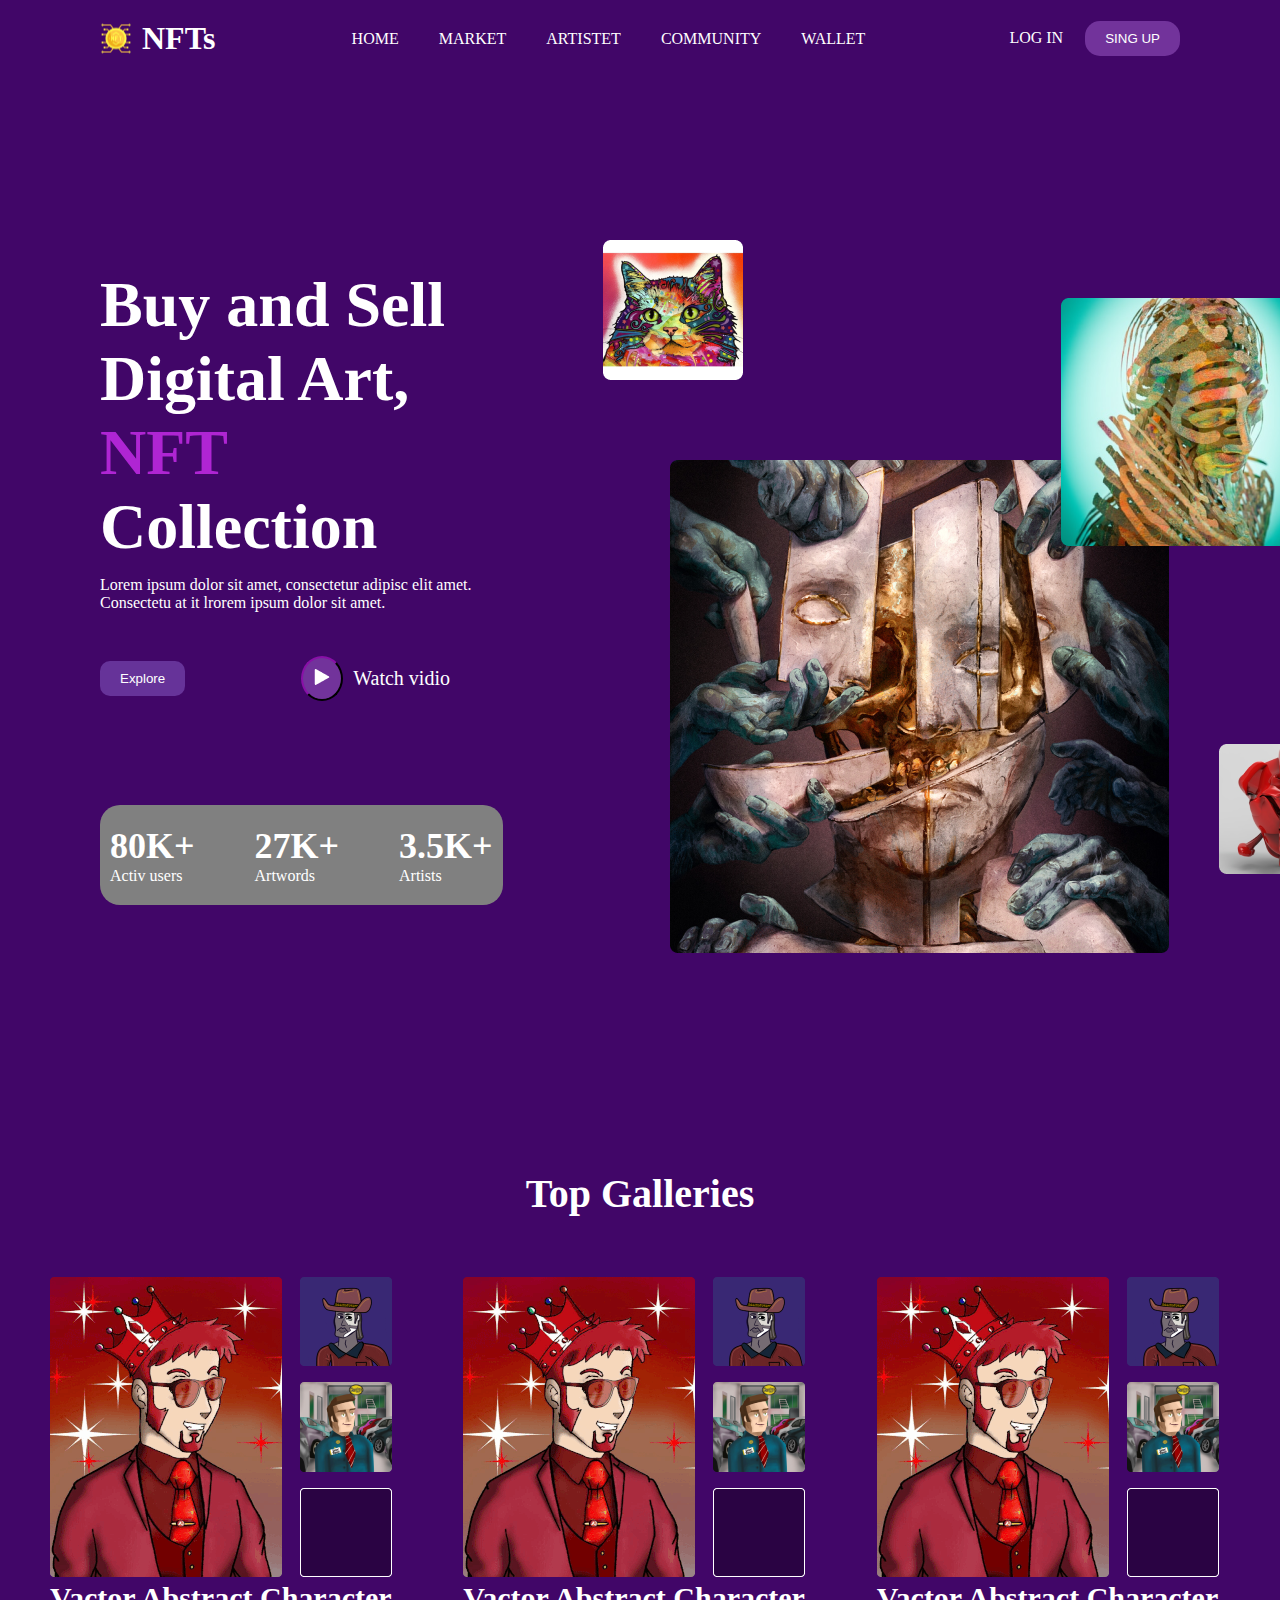
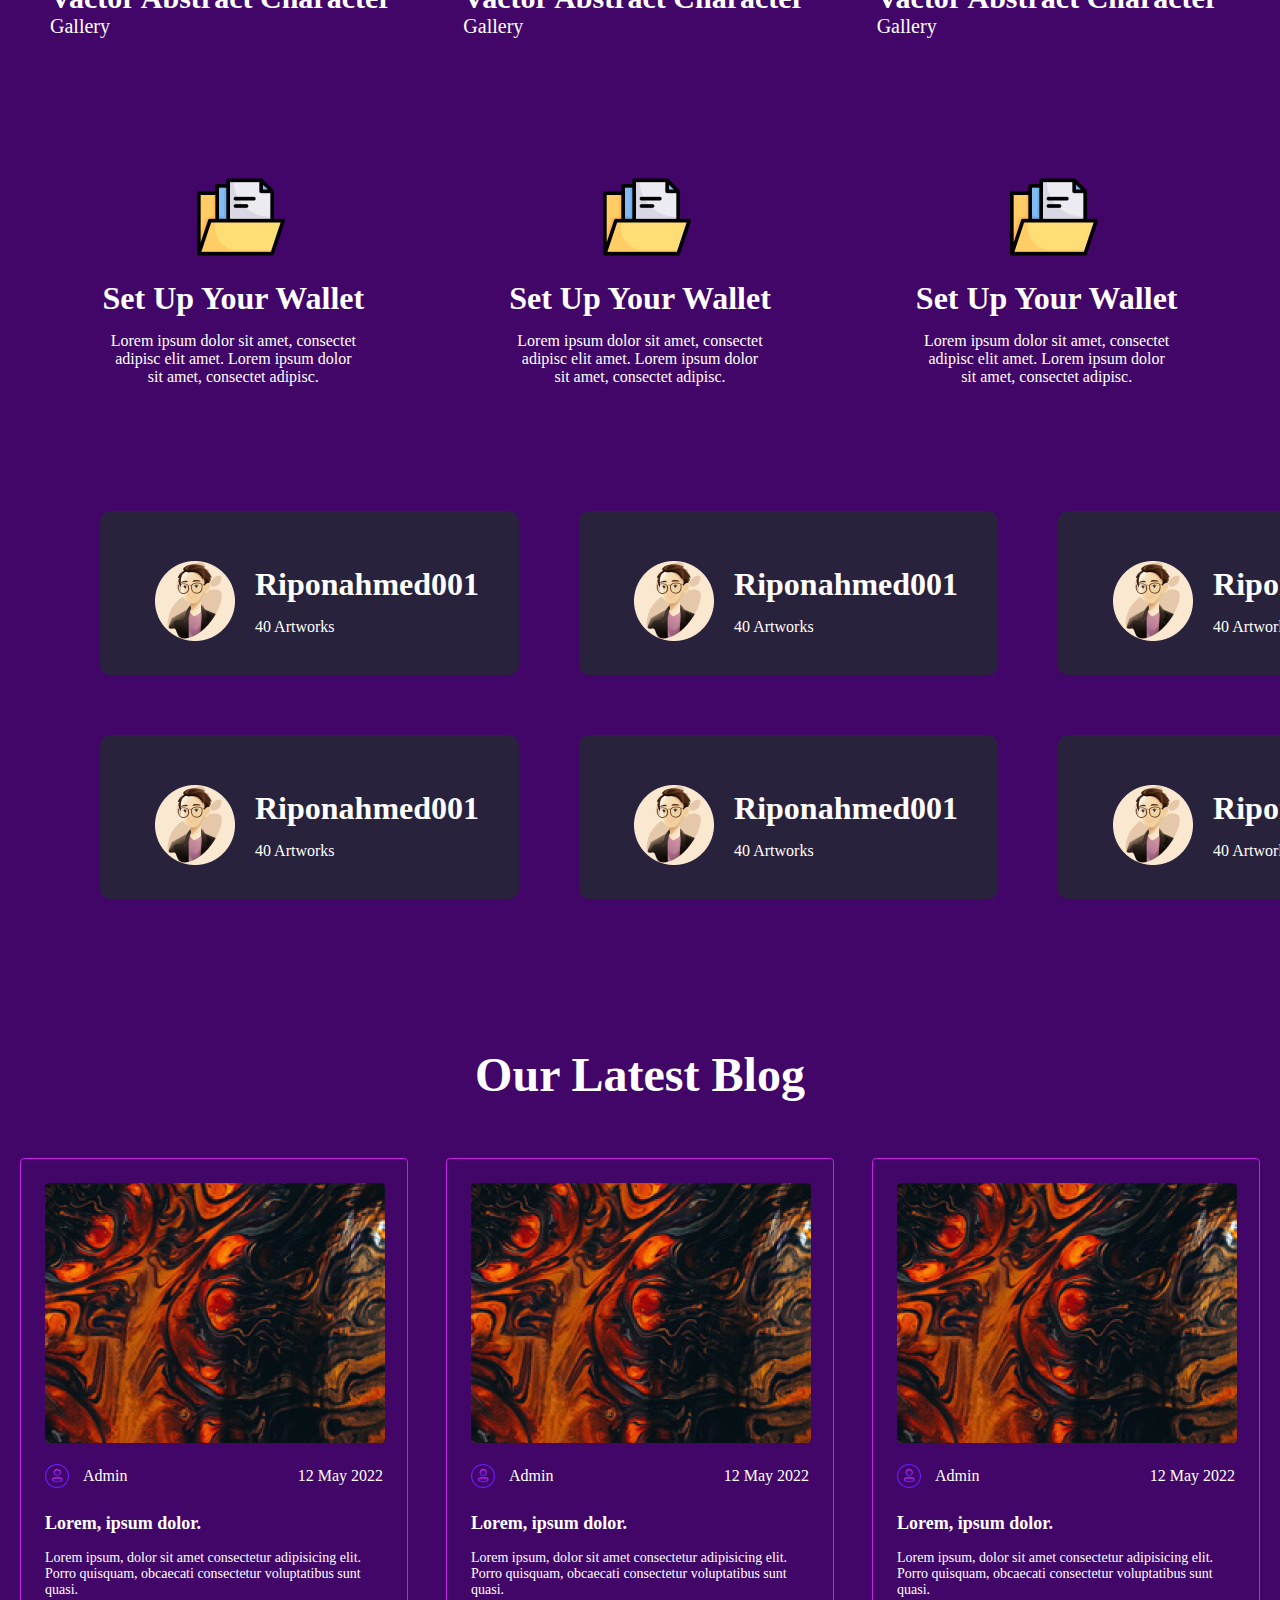
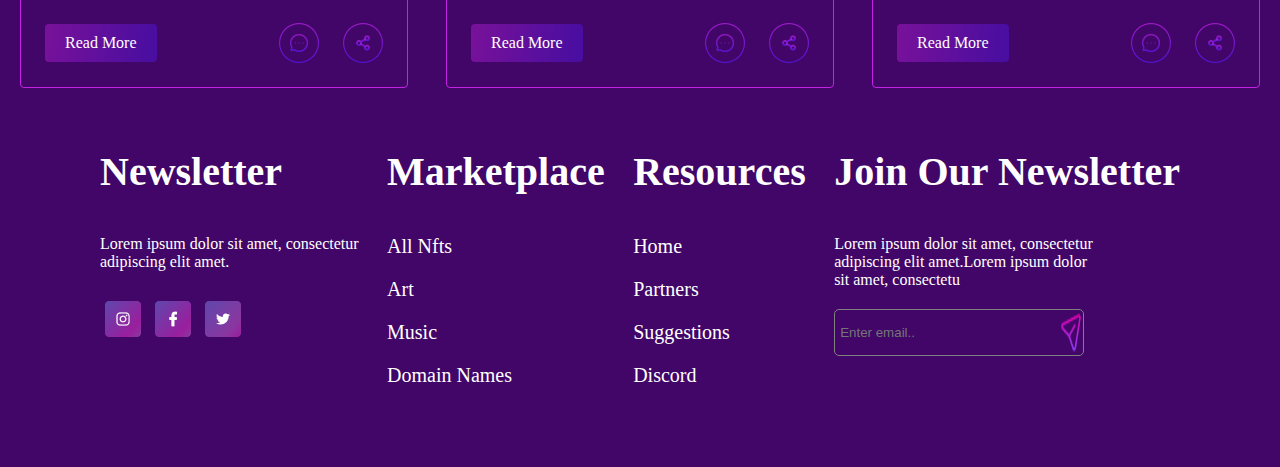
<file: index.html>
<!DOCTYPE html>
<html lang="en">

<head>
    <meta charset="UTF-8">
    <meta http-equiv="X-UA-Compatible" content="IE=edge">
    <meta name="viewport" content="width=device-width, initial-scale=1.0">
    <link rel="stylesheet" href="./style/style.css">
    <title>New Project</title>
</head>

<body>

    <section class="banner">

        <div class="banner1">
            <div class="logo">
                <img src="./nft (1) 1.svg" alt="">
                <h1>NFTs</h1>
            </div>


            <div class="menu">
                <a href="#">HOME</a>
                <a href="#">MARKET</a>
                <a href="#">ARTISTET</a>
                <a href="#">COMMUNITY</a>
                <a href="#">WALLET</a>

            </div>
            <div class="menu1">
                <a href="#">LOG IN</a>
                <button>SING UP</button>
            </div>
        </div>
    </section>
    <section class="title">
        <div class="title1">
            <div class="title_left">
                <h1>Buy and Sell<br /> Digital Art,<br />
                    <span>NFT</span> Collection</h1>
                <p>Lorem ipsum dolor sit amet, consectetur adipisc elit amet.<br /> Consectetu at it lrorem ipsum dolor
                    sit
                    amet.</p>
                <div class="vid">
                    <div class="btn"><button>Explore</button></div>

                    <div class="vidio"><button><img src="./Group 122.png" alt=""></button>
                        <p>Watch vidio</p>
                    </div>
                </div>
                <div class="act">
                    <div class="activ">
                        <h1>80K+</h1>
                        <p>Activ users</p>
                    </div>
                    <div class="activ">
                        <h1>27K+</h1>
                        <p>Artwords</p>
                    </div>
                    <div class="activ">
                        <h1>3.5K+</h1>
                        <p>Artists</p>
                    </div>
                </div>


            </div>
            <div class="title_right">
                <img src="./Group 379 (2).png" alt="">
            </div>
        </div>
    </section>
    <section class="gallery">
        <div class="satr">
            <h1>Top Galleries</h1>
        </div>
        <div class="rasm1">
            <div class="rasm">
                <img src="./Group 379.png" alt="">
                <h1>Vactor Abstract Character</h1>
                <p>Gallery</p>
            </div>
            <div class="rasm">
                <img src="./Group 379.png" alt="">
                <h1>Vactor Abstract Character</h1>
                <p>Gallery</p>
            </div>
            <div class="rasm">
                <img src="./Group 379.png" alt="">
                <h1>Vactor Abstract Character</h1>
                <p>Gallery</p>
            </div>
        </div>




        </div>

    </section>

    <section class="nfts">
        <div class="nft">
            <div class="foto">
                <img src="./image 364.png" alt="">
                <h1>Set Up Your Wallet</h1>
                <p>Lorem ipsum dolor sit amet, consectet <br />adipisc elit amet. Lorem ipsum dolor <br />sit amet,
                    consectet
                    adipisc.</p>
            </div>
            <div class="foto">
                <img src="./image 364.png" alt="">
                <h1>Set Up Your Wallet</h1>
                <p>Lorem ipsum dolor sit amet, consectet <br />adipisc elit amet. Lorem ipsum dolor <br />sit amet,
                    consectet
                    adipisc.</p>
            </div>
            <div class="foto">
                <img src="./image 364.png" alt="">
                <h1>Set Up Your Wallet</h1>
                <p>Lorem ipsum dolor sit amet, consectet <br />adipisc elit amet. Lorem ipsum dolor <br />sit amet,
                    consectet
                    adipisc.</p>
            </div>


        </div>
    </section>
    <section class="saller">

        <div class="work">

            <div class="works">
                <div><img src="./works.png" alt=""></div>
                <div>
                    <h1>Riponahmed001</h1>
                    <p>40 Artworks</p>
                </div>
            </div>
            <div class="works">
                <div><img src="./works.png" alt=""></div>
                <div>
                    <h1>Riponahmed001</h1>
                    <p>40 Artworks</p>
                </div>
            </div>
            <div class="works">
                <div><img src="./works.png" alt=""></div>
                <div>
                    <h1>Riponahmed001</h1>
                    <p>40 Artworks</p>
                </div>
            </div>
            <div class="works">
                <div><img src="./works.png" alt=""></div>
                <div>
                    <h1>Riponahmed001</h1>
                    <p>40 Artworks</p>
                </div>
            </div>
            <div class="works">
                <div><img src="./works.png" alt=""></div>
                <div>
                    <h1>Riponahmed001</h1>
                    <p>40 Artworks</p>
                </div>
            </div>
            <div class="works">
                <div><img src="./works.png" alt=""></div>
                <div>
                    <h1>Riponahmed001</h1>
                    <p>40 Artworks</p>
                </div>
            </div>




        </div>


    </section>
    <section class="blog">
        <div class="blog">
            <h2 class="blog__title">
                Our Latest Blog
            </h2>
            <div class="blog__boxs">
                <div class="box">
                    <img class="box__image" src="./admin.png" width="340">
                    <div class="box__data">
                        <div class="box__data__box">
                            <img src="./logo_admn.png" alt="" width="24">
                            <span>Admin</span>
                        </div>
                        <div class="box__data__box">
                            <span>12 May 2022</span>
                        </div>
                    </div>
                    <h3>
                        Lorem, ipsum dolor.
                    </h3>
                    <p>
                        Lorem ipsum, dolor sit amet consectetur adipisicing elit.
                         Porro quisquam, obcaecati consectetur voluptatibus sunt quasi.
                    </p>
                    <div class="box__bottom">
                        <a href="#">Read More</a>
                        <div class="box__bottom__left">
                            <img src="./smslogo.png" alt="">
                            <img src="./shareligo.png" alt="">
                        </div>
                    </div>
                </div>
                <div class="box">
                    <img class="box__image" src="./admin.png" alt="box in imagge" width="340">
                    <div class="box__data">
                        <div class="box__data__box">
                            <img src="./logo_admn.png" alt="" width="24">
                            <span>Admin</span>
                        </div>
                        <div class="box__data__box">
                            <span>12 May 2022</span>
                        </div>
                    </div>
                    <h3>
                        Lorem, ipsum dolor.
                    </h3>
                    <p>
                        Lorem ipsum, dolor sit amet consectetur adipisicing elit.
                         Porro quisquam, obcaecati consectetur voluptatibus sunt quasi.
                    </p>
                    <div class="box__bottom">
                        <a href="#">Read More</a>
                        <div class="box__bottom__left">
                            <img src="./smslogo.png" alt="">
                            <img src="./shareligo.png" alt="">
                        </div>
                    </div>
                </div>
                <div class="box">
                    <img class="box__image" src="./admin.png" alt="box in imagge" width="340">
                    <div class="box__data">
                        <div class="box__data__box">
                            <img src="./logo_admn.png" alt="" width="24">
                            <span>Admin</span>
                        </div>
                        <div class="box__data__box">
                            <span>12 May 2022</span>
                        </div>
                    </div>
                    <h3>
                        Lorem, ipsum dolor.
                    </h3>
                    <p>
                        Lorem ipsum, dolor sit amet consectetur adipisicing elit.
                         Porro quisquam, obcaecati consectetur voluptatibus sunt quasi.
                    </p>
                    <div class="box__bottom">
                        <a href="#">Read More</a>
                        <div class="box__bottom__left">
                            <img src="./smslogo.png" alt="">
                            <img src="./shareligo.png" alt="">
                        </div>
                    </div>
                </div>
            </div>
        </div>
    </section>
    <section class="bottom">
        <div class="satr0">
        <div class="satr1">
            <h1>Newsletter</h1>
            <p>Lorem ipsum dolor sit amet, consectetur<br/> adipiscing elit amet.</p>

            <img src="./insta logo.png" alt="">
            <img src="./faceboklogo.png" alt="">
            <img src="./twitter logo.png" alt="">
        </div>
        <div class="satr2">
            <h1>Marketplace</h1>
            <a href="#">All Nfts</a>
            <a href="#">Art</a>
            <a href="#">Music</a>
            <a href="#">Domain Names</a>

        </div>
        <div class="satr3">
            <h1>Resources</h1>
            <a href="#">Home</a>
            <a href="#">Partners</a>
            <a href="#">Suggestions</a>
            <a href="#">Discord</a>
        </div>
        <div class="satr4">
            <h1>Join Our Newsletter</h1>
            <p>Lorem ipsum dolor sit amet, consectetur <br/>adipiscing elit amet.Lorem ipsum dolor <br/>sit amet, consectetu</p>
           <div class="email"><input type="text" placeholder="Enter email..">
        <img src="./tg logo.png" alt="">
        </div>
        </div>
    </div>
    </section>
</body>

</html>
</file>
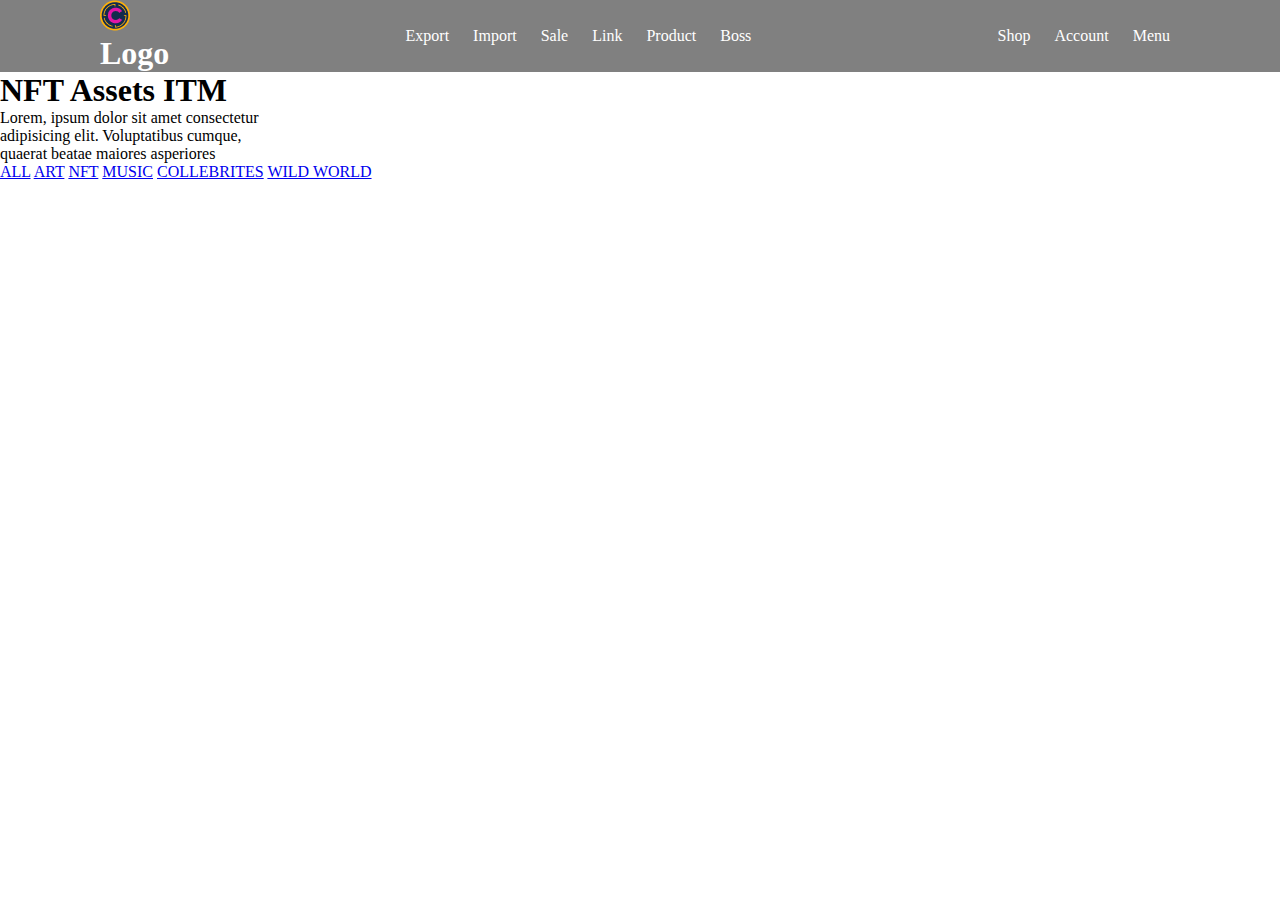
<file: sass/index.html>
<!DOCTYPE html>
<html lang="en">
<head>
    <meta charset="UTF-8">
    <meta http-equiv="X-UA-Compatible" content="IE=edge">
    <meta name="viewport" content="width=device-width, initial-scale=1.0">
    <link rel="stylesheet" href="style/style.css">
    <title>Document</title>
</head>
<body>
 <section class="navbar">
    <div class="navbar_logo">
        <img src="./logp.png" alt=""><h1>Logo</h1>
    </div>
    <div class="menu">
        <a href="#">Export</a>
        <a href="#">Import</a>
        <a href="#">Sale</a>
        <a href="#">Link</a>
        <a href="#">Product</a>
        <a href="#">Boss</a>
    </div>
    <div class="menu1">
        <a href="#">Shop</a>
        <a href="#">Account</a>
        <a href="#">Menu</a>
    </div>
 </section>
 <section class="banner">
    <div>
        <h1>NFT Assets ITM</h1>
    <p>Lorem, ipsum dolor sit amet consectetur<br/>
        adipisicing elit. Voluptatibus cumque,<br/>
        quaerat beatae maiores asperiores </p>
    </div>
    <div>
        <a href="#">ALL</a>
        <a href="#">ART</a>
        <a href="#">NFT</a>
        <a href="#">MUSIC</a>
        <a href="#">COLLEBRITES</a>
        <a href="#">WILD WORLD</a>
    </div>
 </section>
</body>
</html>
</file>
<file: style/style.css>
* {
  padding: 0;
  margin: 0;
  box-sizing: border-box;
}

.banner1 {
  display: flex;
  align-items: center;
  justify-content: space-between;
  padding: 20px 100px;
  background-color: #410668;
}
.banner1 .logo {
  display: flex;
}
.banner1 .logo h1 {
  color: white;
  padding: 0 10px;
}
.banner1 .menu a {
  padding: 0 18px;
  text-decoration: none;
  color: white;
}
.banner1 .menu1 a {
  padding: 0 18px;
  text-decoration: none;
  color: white;
}
.banner1 .menu1 button {
  color: white;
  border-radius: 15px;
  background-color: #72339B;
  padding: 10px 20px;
  border: none;
}

.title1 {
  display: flex;
  align-items: center;
  justify-content: space-between;
  background-color: #410668;
}
.title1 .title_left {
  padding: 191px 100px;
}
.title1 .title_left h1 {
  color: white;
  font-size: 64px;
  padding-bottom: 12px;
}
.title1 .title_left h1 span {
  color: #AF25D3;
}
.title1 .title_left p {
  color: white;
  font-size: 16px;
  padding-bottom: 40px;
}
.title1 .btn {
  padding-right: 24px;
}
.title1 .btn button {
  background-color: rebeccapurple;
  color: white;
  padding: 10px 20px;
  border: none;
  border-radius: 10px;
}
.title1 .vidio button {
  padding: 11px 11px;
  border-color: #440853;
  border-radius: 50%;
  background-color: #72339B;
}
.title1 .vid {
  padding-bottom: 76px;
  display: grid;
  align-items: center;
  grid-template-columns: repeat(2, 1fr);
}
.title1 .vidio {
  display: flex;
  align-items: center;
}
.title1 .vidio p {
  padding: 15px 10px;
  font-size: 20px;
  color: white;
}
.title1 .act {
  display: grid;
  grid-template-columns: repeat(3, 1fr);
  align-items: center;
  gap: 60px;
  background-color: grey;
  border-radius: 20px;
  margin: 24px 0;
  padding: 20px 10px;
}
.title1 .activ h1 {
  font-size: 36px;
  padding: 0 0px;
}
.title1 .activ p {
  font-size: 16px;
  padding: 0 0px;
}

.satr h1 {
  color: white;
  text-align: center;
  font-size: 40px;
  padding: 50px 0;
  background-color: #410668;
}

.rasm1 {
  display: grid;
  grid-template-columns: repeat(3, 1fr);
  align-items: center;
  gap: 60px;
  justify-content: space-between;
  background-color: #410668;
  padding: 10px 50px;
}

.rasm {
  color: white;
  transition: 1s ease;
}
.rasm h1 {
  font-size: 30px;
}
.rasm p {
  font-size: 20px;
}

.rasm:hover {
  transform: translateY(-20px);
  background-color: aqua;
}

.nft {
  display: grid;
  grid-template-columns: repeat(3, 1fr);
  gap: 40px;
  padding: 100px 50px;
  background-color: #410668;
}

.foto {
  padding-top: 25px;
  padding-bottom: 25px;
  transition: 1s ease;
}
.foto img {
  padding: 0 40%;
}
.foto h1 {
  text-align: center;
  color: white;
  padding-top: 15px;
  padding-bottom: 15px;
}
.foto p {
  text-align: center;
  color: white;
}
.foto:hover {
  transform: translateY(-20px);
  background-color: #1f0331;
  border-radius: 10px;
}

.works {
  display: flex;
  align-items: center;
  color: white;
  gap: 20px;
  background-color: #29223D;
  border-radius: 10px;
  padding: 30px 40px;
}
.works:hover {
  background-color: #551988;
}
.works h1 {
  padding-top: 15px;
  padding-bottom: 15px;
}
.works img {
  padding-top: 20px;
  padding-left: 15px;
}

.work {
  display: grid;
  grid-template-columns: repeat(3, 1fr);
  gap: 60px;
  background-color: #410668;
  padding-left: 100px;
  padding-right: 100px;
}

.blog {
  background-color: #410668;
  color: white;
}
.blog__title {
  padding-top: 148px;
  font-size: 48px;
  margin-bottom: 56px;
  text-align: center;
}
.blog__boxs {
  display: flex;
  justify-content: center;
  gap: 38px;
}

.box {
  border: 1px solid #C522E4;
  border-radius: 4px;
  padding: 24px;
  width: 388px;
}
.box__bottom {
  display: flex;
  justify-content: space-between;
  align-items: center;
}
.box__bottom__left {
  display: flex;
  gap: 24px;
}
.box__bottom a {
  padding: 10px 20px;
  text-decoration: none;
  color: white;
  background: linear-gradient(98.94deg, rgba(200, 34, 228, 0.4) 2.52%, rgba(87, 25, 244, 0.4) 92.81%);
  border-radius: 4px;
}
.box h3 {
  font-size: 18px;
  margin-bottom: 16px;
}
.box p {
  font-size: 14px;
  margin-bottom: 25px;
}
.box__image {
  margin-bottom: 17px;
}
.box__data {
  display: flex;
  justify-content: space-between;
  align-items: center;
  margin-bottom: 25px;
}
.box__data__box {
  display: flex;
  align-items: center;
  gap: 14px;
}
.box__data__box span {
  font-size: 16px;
}

.satr0 {
  padding: 60px 100px;
  display: flex;
  justify-content: space-between;
  background-color: #410668;
}
.satr0 h1 {
  color: white;
  font-size: 40px;
  padding-bottom: 40px;
}
.satr0 .satr1 p {
  color: white;
  padding-bottom: 30px;
}
.satr0 .satr1 img {
  padding: 0 5px;
}
.satr0 .satr2 a {
  color: white;
  display: flex;
  flex-direction: column;
  padding-bottom: 20px;
  text-decoration: none;
  font-size: 20px;
}
.satr0 .satr3 a {
  color: white;
  text-decoration: none;
  font-size: 20px;
  display: flex;
  flex-direction: column;
  padding-bottom: 20px;
}
.satr0 .satr4 p {
  color: white;
}
.satr0 .satr4 .email {
  border: 1px solid grey;
  display: flex;
  justify-content: space-between;
  border-radius: 5px;
  margin-top: 20px;
  width: 250px;
}
.satr0 .satr4 .email input {
  outline: none;
  border: none;
  background: none;
  padding: 15px 5px;
}/*# sourceMappingURL=style.css.map */
</file>
<file: sass/style/style.css>
* {
  padding: 0;
  margin: 0;
}

.navbar {
  background-color: gray;
  display: flex;
  justify-content: space-between;
  align-items: center;
  padding: 0 100px;
}
.navbar .navbar_logo h1 {
  color: white;
}
.navbar .menu a {
  text-decoration: none;
  color: white;
  padding: 10px 10px;
}
.navbar .menu1 a {
  text-decoration: none;
  color: white;
  padding: 10px 10px;
}/*# sourceMappingURL=style.css.map */
</file>
